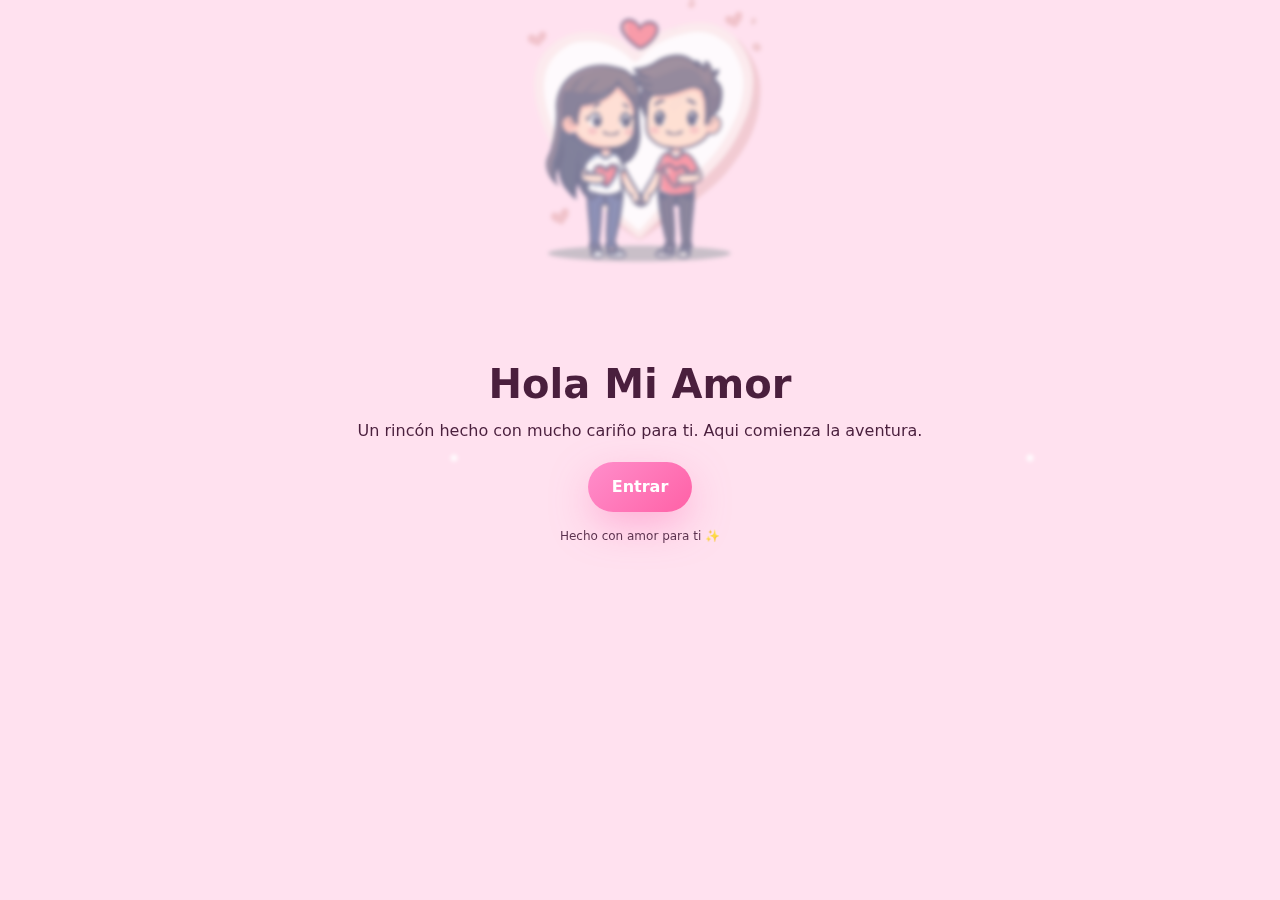
<file: index.html>
<!DOCTYPE html>
<html lang="es">
<head>
  <meta charset="UTF-8" />
  <meta name="viewport" content="width=device-width,initial-scale=1.0" />
  <title>❤️ Bienvenida Amor ❤️</title>
  <link rel="stylesheet" href="style.css" />
</head>
<body class="welcome-page">
  <img src="foto0.png" alt="Parejita romántica" class="header-bg" />

  <!-- Brillos -->
  <div class="sparkle large" style="left:8%; --d:6s; animation-delay:-2s;"></div>
<div class="sparkle medium" style="left:20%; --d:8s; animation-delay:-1s;"></div>
<div class="sparkle small" style="left:35%; --d:5s; animation-delay:-3s;"></div>
<div class="sparkle medium" style="left:50%; --d:7.5s; animation-delay:-0.5s;"></div>
<div class="sparkle large" style="left:65%; --d:6.5s; animation-delay:-2.2s;"></div>
<div class="sparkle small" style="left:80%; --d:9s; animation-delay:-1.8s;"></div>
<div class="sparkle medium" style="left:92%; --d:7s; animation-delay:-0.3s;"></div>


  <!-- Contenido -->
  <div class="content">
    <h1>Hola Mi Amor</h1>
    <p>Un rincón hecho con mucho cariño para ti. Aqui comienza la aventura.</p>
    <a class="btn" href="content.html">Entrar</a>
    <div class="small">Hecho con amor para ti ✨</div>
  </div>
</body>

</html>
</file>
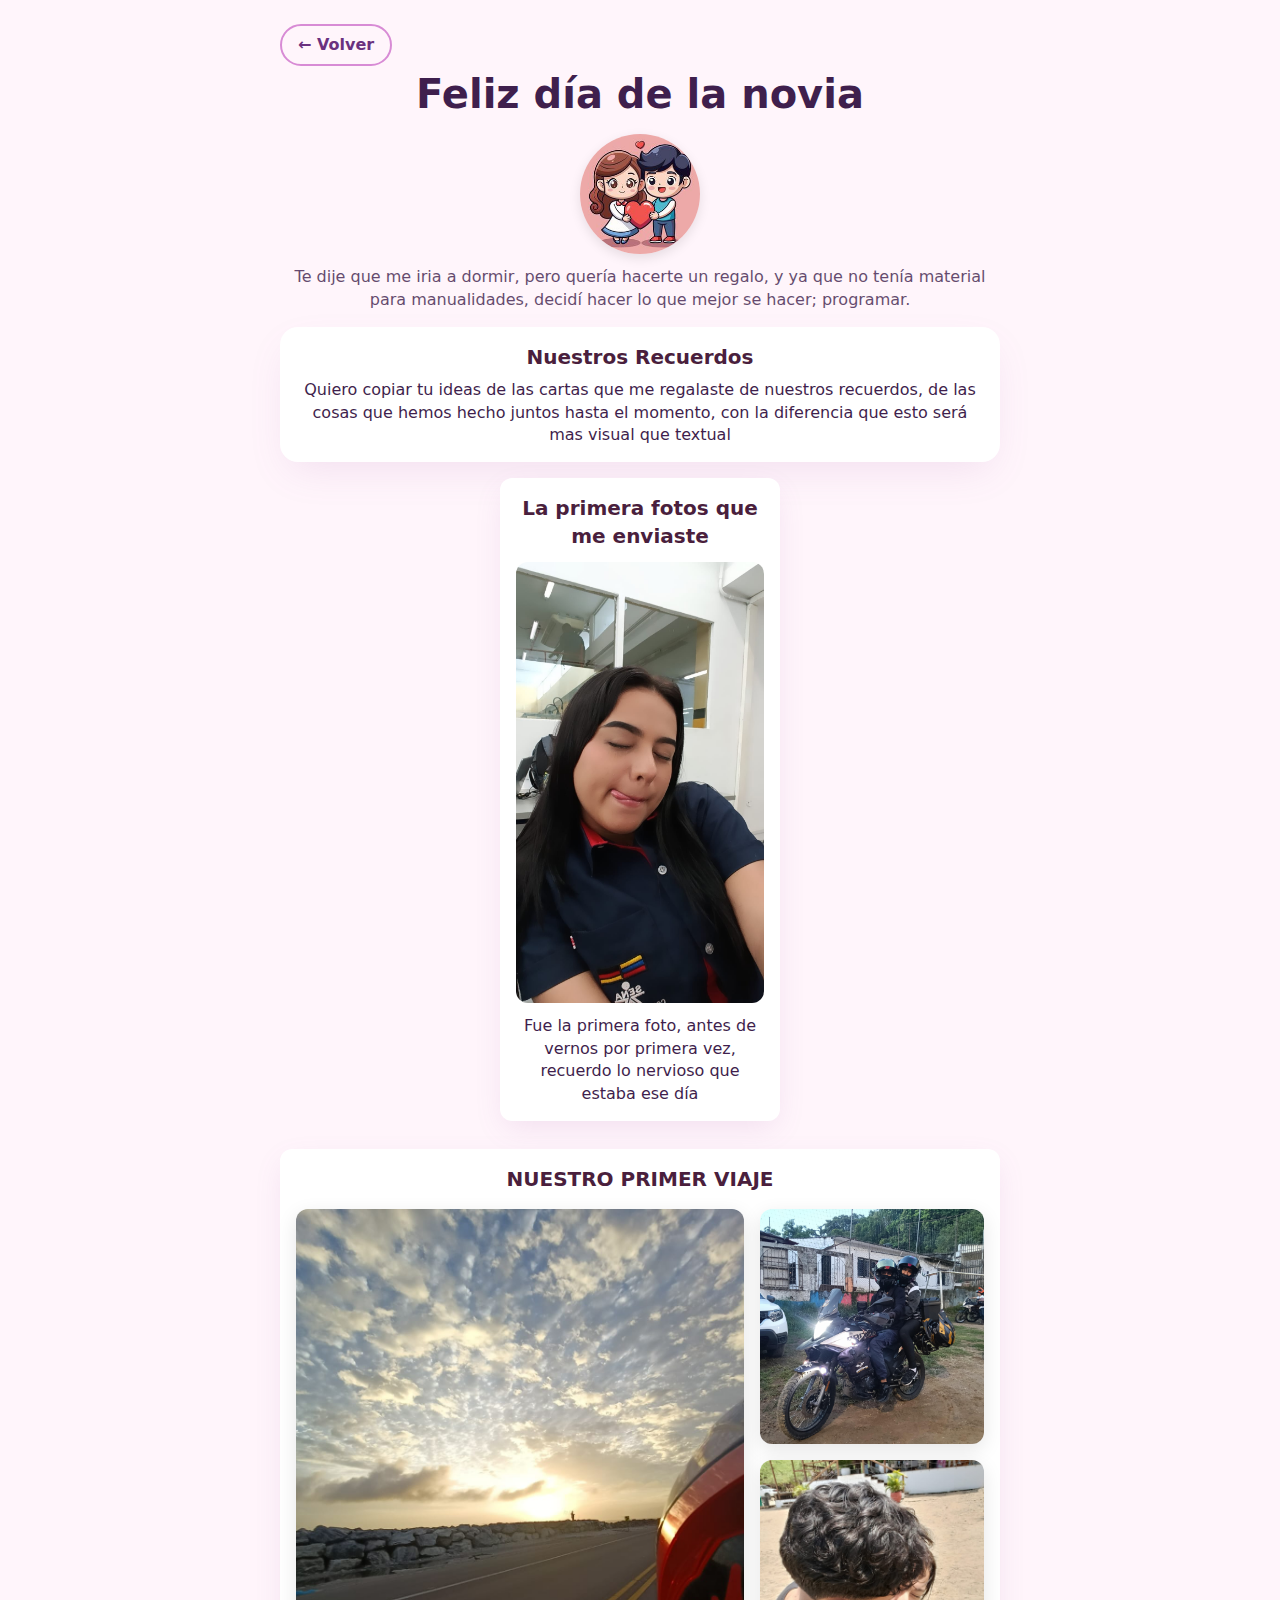
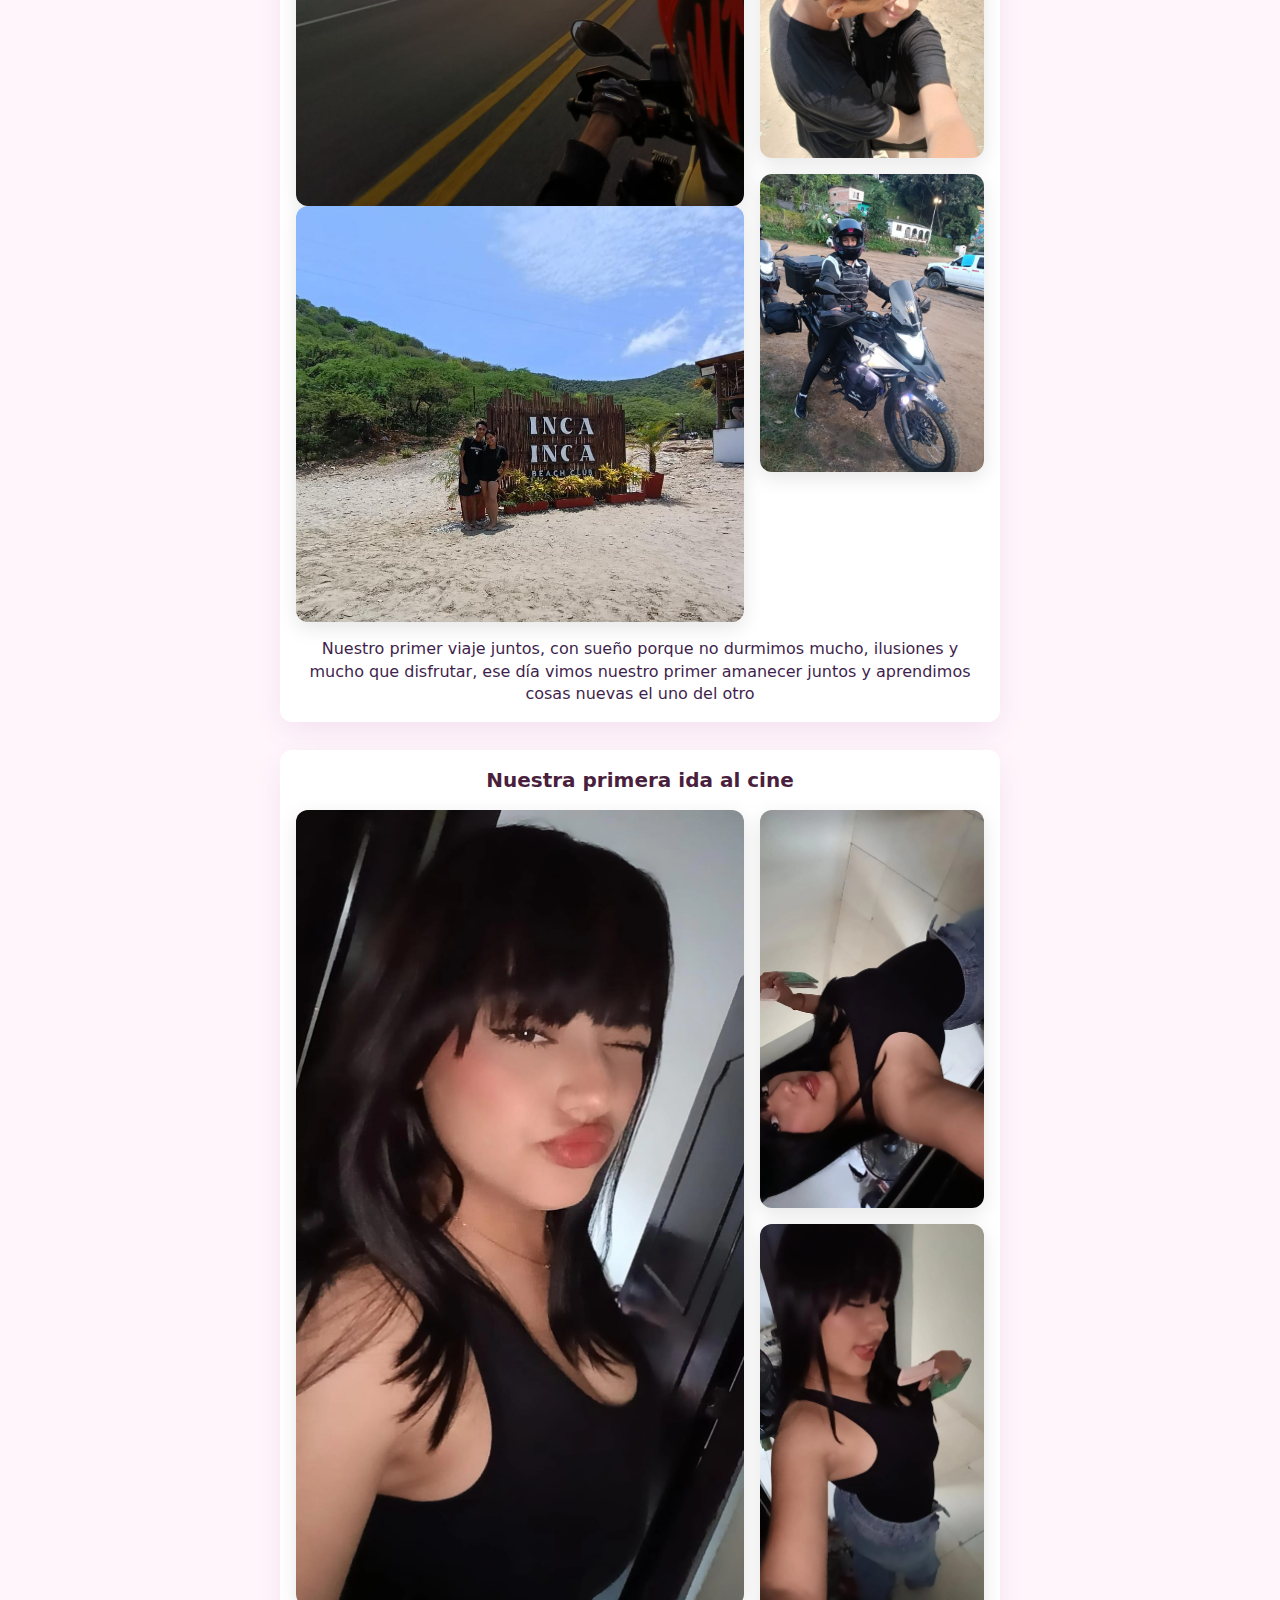
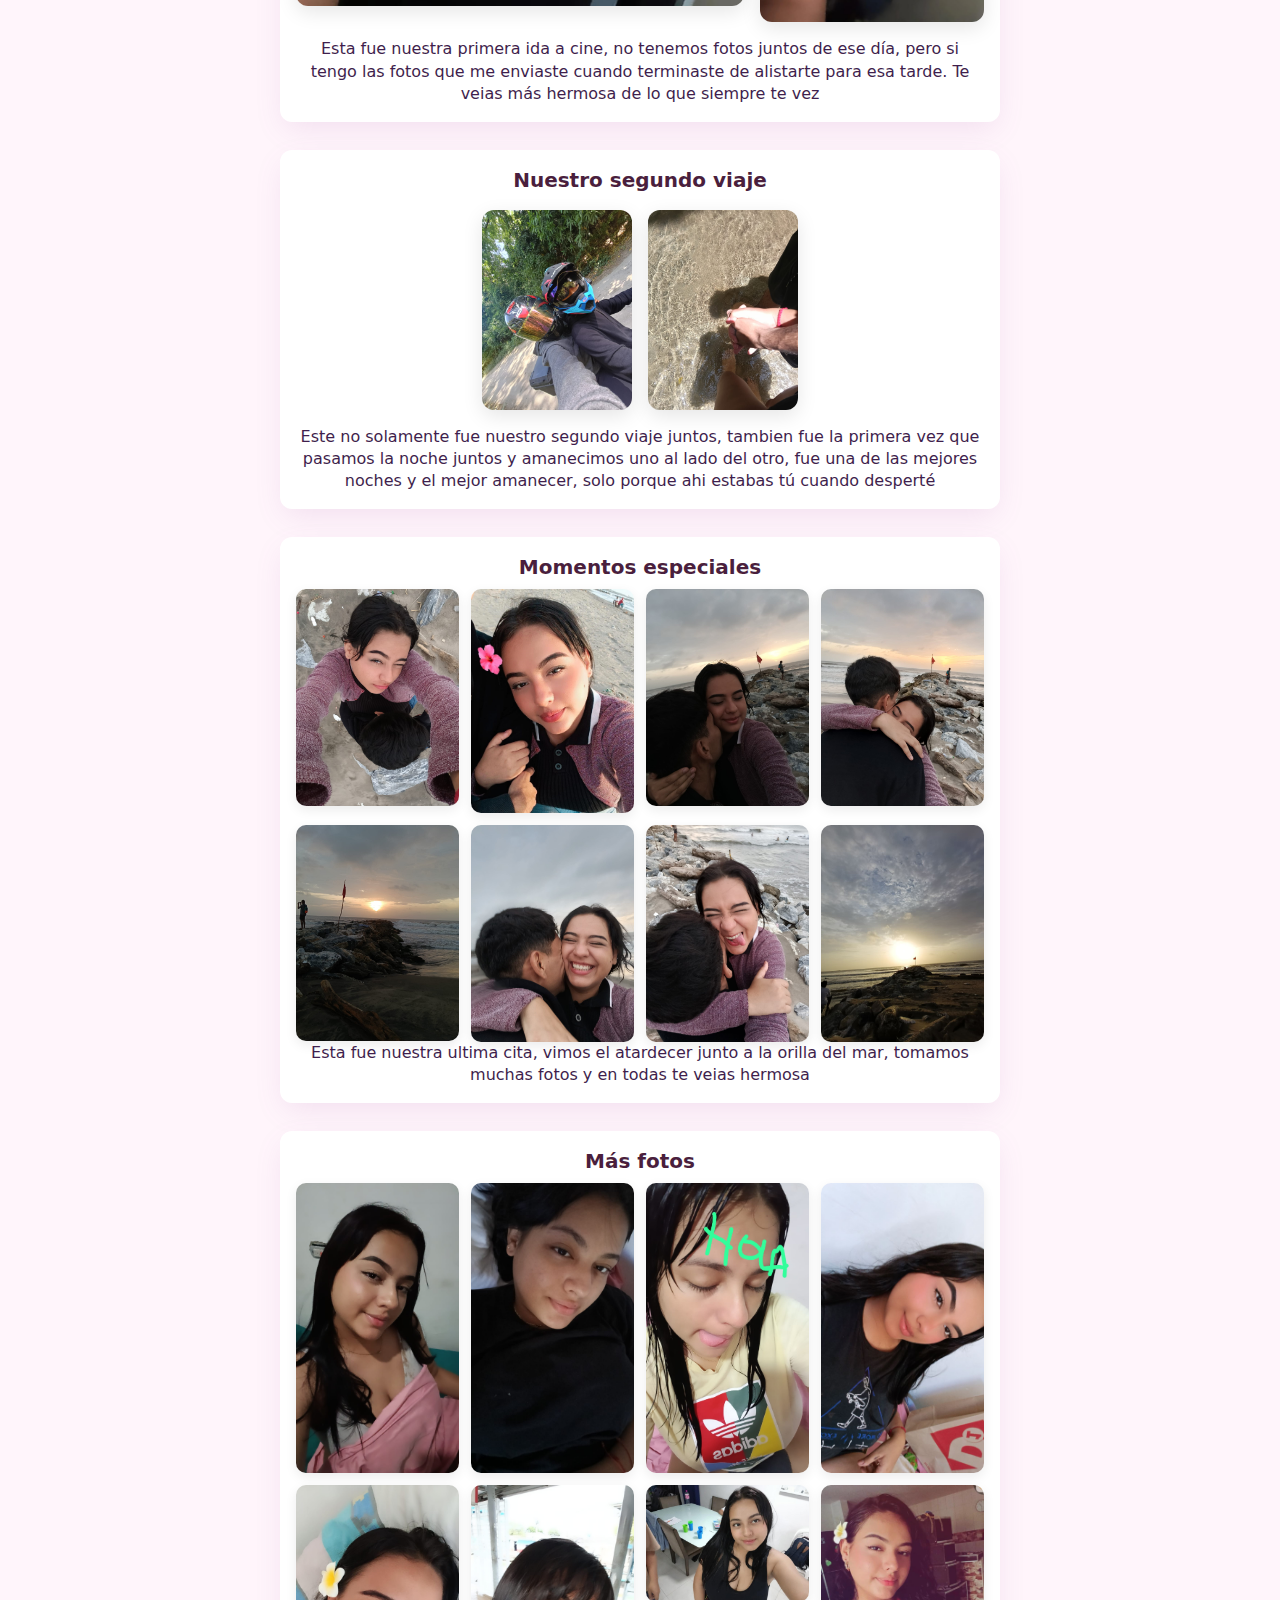
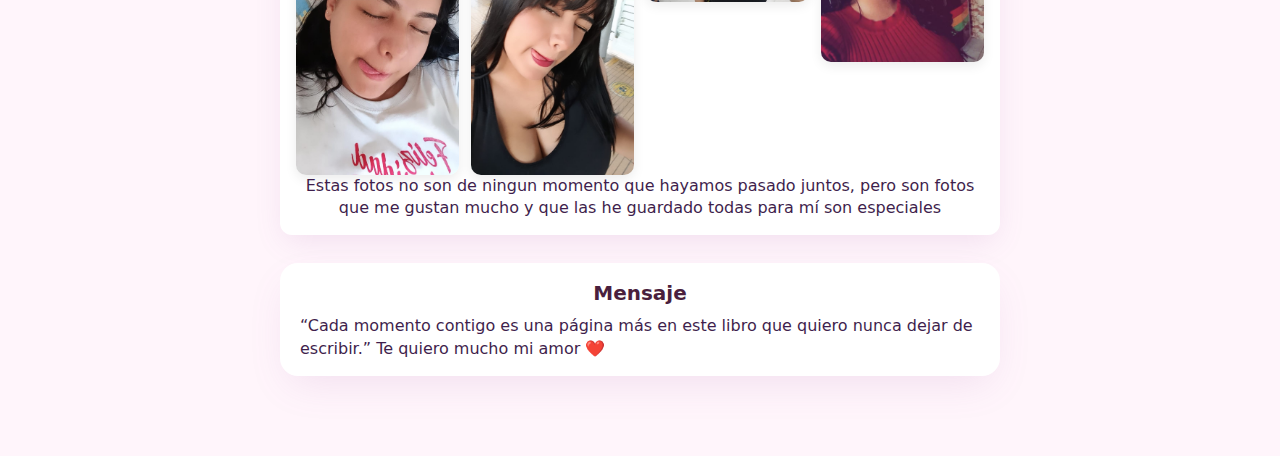
<file: content.html>
<!DOCTYPE html>
<html lang="es">
<head>
  <meta charset="UTF-8" />
  <meta name="viewport" content="width=device-width,initial-scale=1.0" />
  <title>Contenido</title>
  <link rel="stylesheet" href="style.css" />
</head>
<body class="content-page">
  <div class="container">
    <a class="btn-back" href="index.html">&larr; Volver</a>
    <header>
      <h1>Feliz día de la novia</h1>
      <img src="foto2.jpg" alt="Imagen especial" class="header-img" />
      <p class="subtitle">Te dije que me iria a dormir, pero quería hacerte un regalo, y ya 
        que no tenía material para manualidades, decidí hacer lo que mejor se hacer; programar.</p>
        
    </header>

    <div class="card2">
      <div class="section-title">Nuestros Recuerdos</div>
      <p class="parrafo">Quiero copiar tu ideas de las cartas que me regalaste de nuestros recuerdos, de 
        las cosas que hemos hecho juntos hasta el momento, con la diferencia que esto será mas visual que textual</p>
    </div>

    <div class="card">
      <div class="section-title">La primera fotos que me enviaste</div>
      <div class="img-wrapper">
        <img alt="Imagen romántica 1" src="foto3.jpg" />
      </div>
      <div class="parrafo">
       <p class="parrafo">Fue la primera foto, antes de vernos por primera vez, recuerdo lo nervioso que 
        estaba ese día</p>
      </div>
    </div>

<!-- SECCIÓN COLLAGE 1 -->
<div class="collage">
  <div class="section-title">NUESTRO PRIMER VIAJE</div>
  
  <div class="foto-collage">
    <div class="foto-grande1">
      <img src="foto30.jpg" alt="Foto grande">
      <img src="foto27.jpg" alt="Foto grande">
    </div>
    <div class="foto-columnita1">
      <img src="foto28.jpg" alt="Foto derecha arriba">
      <img src="foto5.jpg" alt="Foto derecha arriba">
      <img src="foto29.jpg" alt="Foto derecha abajo">
    </div>
    <div class="parrafo">
       <p>Nuestro primer viaje juntos, con sueño porque no durmimos mucho, ilusiones y mucho que disfrutar, 
        ese día vimos nuestro primer amanecer juntos y aprendimos cosas nuevas el uno del otro</p>
    </div>    
  </div>
</div>

<!-- SECCIÓN COLLAGE 2 -->
<div class="collage">
  <div class="section-title">Nuestra primera ida al cine</div>
  
  <div class="foto-collage">
    <div class="foto-grande">
      <img src="foto8.jpg" alt="Foto grande">
    </div>
    <div class="foto-columnita">
      <img src="foto9.jpg" alt="Foto derecha arriba">
      <img src="foto10.jpg" alt="Foto derecha abajo">
    </div>
    <div class="parrafo">
       <p>Esta fue nuestra primera ida a cine, no tenemos fotos juntos de ese día, pero si tengo las fotos que me 
        enviaste cuando terminaste de alistarte para esa tarde. Te veias más hermosa de lo que siempre te vez</p>
    </div>    
  </div>
</div>

<!-- SECCIÓN COLLAGE 3 -->
<div class="collage">
  <div class="section-title">Nuestro segundo viaje</div>
  
  <div class="foto-collage">
    <div class="fotos-iguales">
        <img src="foto15.jpg" alt="Foto 1">
        <img src="foto16.jpg" alt="Foto 2">
    </div>
    <div class="parrafo">
       <p>Este no solamente fue nuestro segundo viaje juntos, tambien fue la primera vez que pasamos la noche juntos 
        y amanecimos uno al lado del otro, fue una de las mejores noches y el mejor amanecer, solo porque ahi estabas 
        tú cuando desperté</p>
    </div>    
  </div>
</div>

<!-- SECCIÓN COLLAGE 4 -->
<div class="collage galeria-mosaico">
  <div class="section-title">Momentos especiales</div>

  <div class="mosaico">
    <img src="foto20.jpg" alt="Foto 3">
    <img src="foto25.jpg" alt="Foto 4">
    <img src="foto22.jpg" alt="Foto 5">
    <img src="foto23.jpg" alt="Foto 5">
    <img src="foto31.jpg" alt="Foto 5">
    <img src="foto18.jpg" alt="Foto 5">
    <img src="foto21.jpg" alt="Foto 5">
    <img src="foto32.jpg" alt="Foto 5">
  </div>
    <div class="parrafo">
       <p>Esta fue nuestra ultima cita, vimos el atardecer junto a la orilla del mar, tomamos muchas 
        fotos y en todas te veias hermosa</p>
    </div>  
</div>

<!-- SECCIÓN COLLAGE 5 -->
<div class="collage galeria-mosaico">
  <div class="section-title">Más fotos</div>

  <div class="mosaico">
    
    <img src="foto11.jpg" alt="Foto 4">
    <img src="foto13.jpg" alt="Foto 5">
    <img src="foto12.jpg" alt="Foto 5">
    <img src="foto14.jpg" alt="Foto 5">
    <img src="foto6.jpg" alt="Foto 5">
    <img src="foto7.jpg" alt="Foto 5">
    <img src="foto4.jpg" alt="Foto 3">
    <img src="foto26.jpg" alt="Foto 3">
  </div>
    <div class="parrafo">
       <p>Estas fotos no son de ningun momento que hayamos pasado juntos, pero son fotos que me gustan 
        mucho y que las he guardado todas para mí son especiales</p>
    </div>  
</div>

    <div class="card2">
      <div class="section-title">Mensaje</div>
      <p>“Cada momento contigo es una página más en este libro que quiero nunca dejar de escribir.” Te quiero mucho mi amor ❤️</p>
    </div>
  </div>
  
  <!-- SECCIÓN SCRIPT -->
<!-- Modal para ver imágenes en grande -->
<div id="modal" class="image-modal">
  <span class="close">&times;</span>
  <img class="modal-content" id="modal-img">
</div>

<script>
  // Selecciona todas las imágenes del documento
  const images = document.querySelectorAll('img');
  const modal = document.getElementById("modal");
  const modalImg = document.getElementById("modal-img");
  const closeBtn = document.querySelector(".close");

  images.forEach(img => {
    img.addEventListener("click", () => {
      modal.style.display = "block";
      modalImg.src = img.src;
    });
  });

  closeBtn.addEventListener("click", () => {
    modal.style.display = "none";
  });

  window.addEventListener("click", (e) => {
    if (e.target == modal) {
      modal.style.display = "none";
    }
  });
</script>
</body>
</html>
</file>
<file: style.css>
/* ---------- RESET BÁSICO ---------- */
* {
  box-sizing: border-box;
  margin: 0;
  padding: 0;
}

/* ---------- TIPOGRAFÍA GLOBAL ---------- */
body {
  font-family: system-ui, -apple-system, BlinkMacSystemFont, "Segoe UI", Roboto, "Helvetica Neue", Arial, sans-serif;
  -webkit-font-smoothing: antialiased;
  line-height: 1.4;
}

/* =======================================================
   PÁGINA DE BIENVENIDA (FONDO ROSADO + BRILLOS FLUIDOS)
   ======================================================= */
body.welcome-page {
  position: relative;
  min-height: 100vh;
  overflow: hidden;
  display: flex;
  align-items: center;
  justify-content: center;
  padding: 1rem;
  text-align: center;
  background: #ffd6e8; /* rosado claro */
  color: #4a1f3d;
}

/* Imagen de fondo (si se usa via HTML) */
.bg-image {
  position: absolute;
  inset: 0;
  width: 100%;
  height: 100%;
  object-fit: cover;
  z-index: 0;
  pointer-events: none;
  filter: brightness(1) saturate(1);
}

/* Overlay suave */
body.welcome-page::before {
  content: "";
  position: absolute;
  inset: 0;
  background: rgba(255, 246, 252, 0.35);
  backdrop-filter: blur(2px);
  z-index: 1;
}

/* ---------- BRILLOS FLUIDOS (ahora mantienen visibilidad hasta arriba) ---------- */
.sparkle {
  position: absolute;
  pointer-events: none;
  border-radius: 50%;
  background: radial-gradient(circle at 50% 50%, rgba(255,255,255,1) 0%, rgba(255,255,255,0) 70%);
  mix-blend-mode: screen;
  filter: drop-shadow(0 0 25px rgba(255, 255, 255, 0.9)) blur(1px);
  opacity: 0;
  --d: 7s;
  width: 18px;
  height: 18px;
  animation: sparkleRise var(--d) linear infinite;
  z-index: 2;
}

/* Variantes de tamaño */
.sparkle.small { width: 12px; height: 12px; }
.sparkle.medium { width: 20px; height: 20px; }
.sparkle.large { width: 28px; height: 28px; }

/* Animación ajustada: brillo sube, se mueve ligeramente y mantiene opacidad hasta near top */
@keyframes sparkleRise {
  0% {
    transform: translateX(0px) translateY(110vh) scale(0.6);
    opacity: 0;
  }
  10% {
    opacity: 1;
  }
  30% {
    transform: translateX(3px) translateY(85vh) scale(1);
    opacity: 1;
  }
  60% {
    transform: translateX(-2px) translateY(55vh) scale(1.05);
    opacity: 1;
  }
  85% {
    transform: translateX(1px) translateY(25vh) scale(0.98);
    opacity: 1;
  }
  95% {
    opacity: 1;
  }
  100% {
    transform: translateX(0px) translateY(-10vh) scale(0.6);
    opacity: 0;
  }
}

/* ---------- CONTENIDO ---------- */
.content {
  position: relative;
  z-index: 5;
  max-width: 600px;
  padding: 0 0.5rem;
}

body.welcome-page h1 {
  font-size: clamp(1.8rem, 5vw, 2.5rem);
  font-weight: bold;
  margin-bottom: 0.5rem;
  color: #4a1f3d;
}
body.welcome-page p {
  margin-bottom: 1.25rem;
  font-size: 1rem;
  color: #4a1f3d;
}
.small {
  font-size: 0.75rem;
  margin-top: 1rem;
  opacity: .9;
  color: #4a1f3d;
}

.parrafo{
    text-align: center;
}

/* ---------- BOTÓN ---------- */
.btn {
  background: linear-gradient(135deg, #ff8ecb, #ff61a6);
  padding: 0.85rem 1.5rem;
  border: none;
  border-radius: 999px;
  color: white;
  font-weight: 600;
  font-size: 1rem;
  cursor: pointer;
  text-decoration: none;
  display: inline-block;
  transition: transform .25s ease, filter .25s ease;
  box-shadow: 0 14px 40px -5px rgba(255, 105, 180, 0.5);
}
.btn:hover {
  transform: scale(1.05);
  filter: brightness(1.1);
}

/* =======================================================
   PÁGINA DE CONTENIDO
   ======================================================= */
body.content-page {
  background: #fff5fb;
  color: #3f1f4d;
  padding: 1rem;
}

.container {
  max-width: 720px;
  margin: 0 auto;
  padding-bottom: 3rem;
}

header {
  text-align: center;
  margin-bottom: 1rem;
}

body.content-page h1 {
  font-size: clamp(1.75rem, 5vw, 2.5rem);
  margin-bottom: .25rem;
}

.subtitle {
  font-size: 1rem;
  opacity: .8;
}

/* IMAGEN DEL HEADER */
.header-img {
  width: 120px;
  height: auto;
  display: block;
  margin: 0.75rem auto;
  border-radius: 50%;
  box-shadow: 0 4px 12px rgba(0,0,0,0.1);
  object-fit: cover;
}

.header-bg {
  position: absolute;
  top: -20px; /* más arriba */
  left: 50%;
  transform: translateX(-50%);
  width: 320px;
  max-width: 90%;
  z-index: 0;
  pointer-events: none;
  opacity: 1;          /* sin transparencia */
  filter: none;        /* sin desenfoque */
}


.card2 {
  background: white;
  border-radius: 18px;
  padding: 1rem 1.25rem;
  margin: 1rem 0;
  box-shadow: 0 15px 40px -10px rgba(159, 93, 170, 0.15);
}

.card {
  max-width: 280px; /* ancho máximo de la tarjeta */
  margin: auto;
  padding: 1rem;
  border-radius: 12px;
  background: #fff;
  text-align: center; /* centra todo el contenido */
}

/* Título centrado */
.card h2 {
  font-size: 1.2rem;
  margin-bottom: 0.5rem;
  text-align: center;
  color: #4a1f3d;
}

/* Imagen redimensionada */
.foto {
  width: 100%;       /* ocupa el ancho del contenedor */
  max-width: 250px;  /* tamaño máximo */
  border-radius: 12px;
  display: block;
  margin: 0 auto;    /* la centra horizontalmente */
}

.card {
  background: #fff;
  border-radius: 12px;
  padding: 1rem;
  box-shadow: 0 10px 30px -5px rgba(159, 93, 170, 0.15);
  margin-bottom: 1.75rem; /* separación entre cada card */
}

.card:last-child {
  margin-bottom: 0;
}

/* COLLAGE */
.collage {
  background: #fff;
  border-radius: 12px;
  padding: 1rem;
  box-shadow: 0 10px 30px -5px rgba(159, 93, 170, 0.15);
  margin-bottom: 1.75rem;
}

.section-title {
  font-size: 1.2rem;
  margin-bottom: 0.5rem;
  text-align: center;
  color: #4a1f3d;
}

.foto-collage {
  display: flex;
  gap: 1rem;
  margin-top: 1rem;
  align-items: stretch;
  justify-content: center;
  flex-wrap: wrap;
}

.foto-collage img {
  width: 100%;
  height: auto;
  object-fit: cover;
  border-radius: 12px;
  box-shadow: 0 6px 20px rgba(0, 0, 0, 0.1);
}

.foto-grande {
  flex: 2;
  min-width: 160px;
}

.foto-columnita {
  flex: 1;
  display: flex;
  flex-direction: column;
  gap: 1rem;
  min-width: 100px;
}

.foto-grande1 {
  flex: 2;
  min-width: 160px;
}

.foto-columnita1 {
  flex: 1;
  display: flex;
  flex-direction: column;
  gap: 1rem;
  min-width: 120px;
}

.fotos-iguales {
  display: flex;
  gap: 1rem;         /* espacio entre las fotos */
}

.fotos-iguales img {
  flex: 1;           /* ambas ocupan el mismo espacio */
  width: 100%;       
  height: 200px;     /* fuerza un alto igual */
  object-fit: cover; /* recorta para que no se deformen */
  border-radius: 12px;
  box-shadow: 0 6px 20px rgba(0,0,0,0.1);
}

/* SECCION COLLAGE 4 */

.card {
  background: #fff;
  border-radius: 12px;
  padding: 1rem;
  box-shadow: 0 10px 30px -5px rgba(159, 93, 170, 0.15);
  margin-bottom: 1.75rem;
}

.section-title {
  text-align: center;
  font-size: 1.25rem;
  font-weight: 600;
  margin-bottom: 1rem;
  color: #4a1f3d;
}

.mosaico {
  display: grid;
  grid-template-columns: repeat(auto-fill, minmax(140px, 1fr));
  gap: 0.75rem;
}

.mosaico img {
  width: 100%;
  height: auto;
  border-radius: 10px;
  object-fit: cover;
  box-shadow: 0 4px 12px rgba(0,0,0,0.08);
  transition: transform 0.3s ease;
}

.mosaico img:hover {
  transform: scale(1.03);
}


/* Imagen redimensionada */
.foto {
  width: 100%;       /* ocupa el ancho del contenedor */
  max-width: 250px;  /* tamaño máximo */
  border-radius: 12px;
  display: block;
  margin: 0 auto;    /* la centra horizontalmente */
}

.card {
  background: #fff;
  border-radius: 12px;
  padding: 1rem;
  box-shadow: 0 10px 30px -5px rgba(159, 93, 170, 0.15);
  margin-bottom: 1.75rem; /* separación entre cada card */
}

.card:last-child {
  margin-bottom: 0;
}


.btn-back {
  display: inline-block;
  margin-top: .5rem;
  background: none;
  border: 2px solid #d88bd5;
  padding: .5rem 1rem;
  border-radius: 999px;
  color: #6a317f;
  text-decoration: none;
  font-weight: 600;
  transition: background .2s ease;
}
.btn-back:hover {
  background: rgba(216, 139, 213, 0.1);
}

.section-title {
  font-size: 1.25rem;
  margin-bottom: .5rem;
  font-weight: 600;
}

.img-wrapper {
  width: 100%;
  overflow: hidden;
  border-radius: 12px;
  margin: .75rem 0;
}
img {
  width: 100%;
  display: block;
  object-fit: cover;
  border-radius: 8px;
}

/* =======================================================
   RESPONSIVE
   ======================================================= */
@media (max-width: 480px) {
  body.content-page {
    padding: 0.75rem;
  }
  .container {
    padding-bottom: 2rem;
  }
  .card {
    padding: 1rem;
  }
}


/* ===== Modal de imagen ===== */
.image-modal {
  display: none;
  position: fixed;
  z-index: 1000;
  padding-top: 60px;
  left: 0;
  top: 0;
  width: 100%;
  height: 100%;
  overflow: auto;
  background-color: rgba(0,0,0,0.8);
}

.image-modal .modal-content {
  margin: auto;
  display: block;
  max-width: 90%;
  max-height: 80vh;
  border-radius: 10px;
  box-shadow: 0 0 20px rgba(255,255,255,0.3);
  animation: zoomIn 0.3s ease;
}

.image-modal .close {
  position: absolute;
  top: 25px;
  right: 40px;
  color: white;
  font-size: 2.5rem;
  font-weight: bold;
  cursor: pointer;
  transition: 0.3s;
}

.image-modal .close:hover {
  color: #ffb6d5;
}

@keyframes zoomIn {
  from {transform: scale(0.8); opacity: 0;}
  to {transform: scale(1); opacity: 1;}
}
</file>
